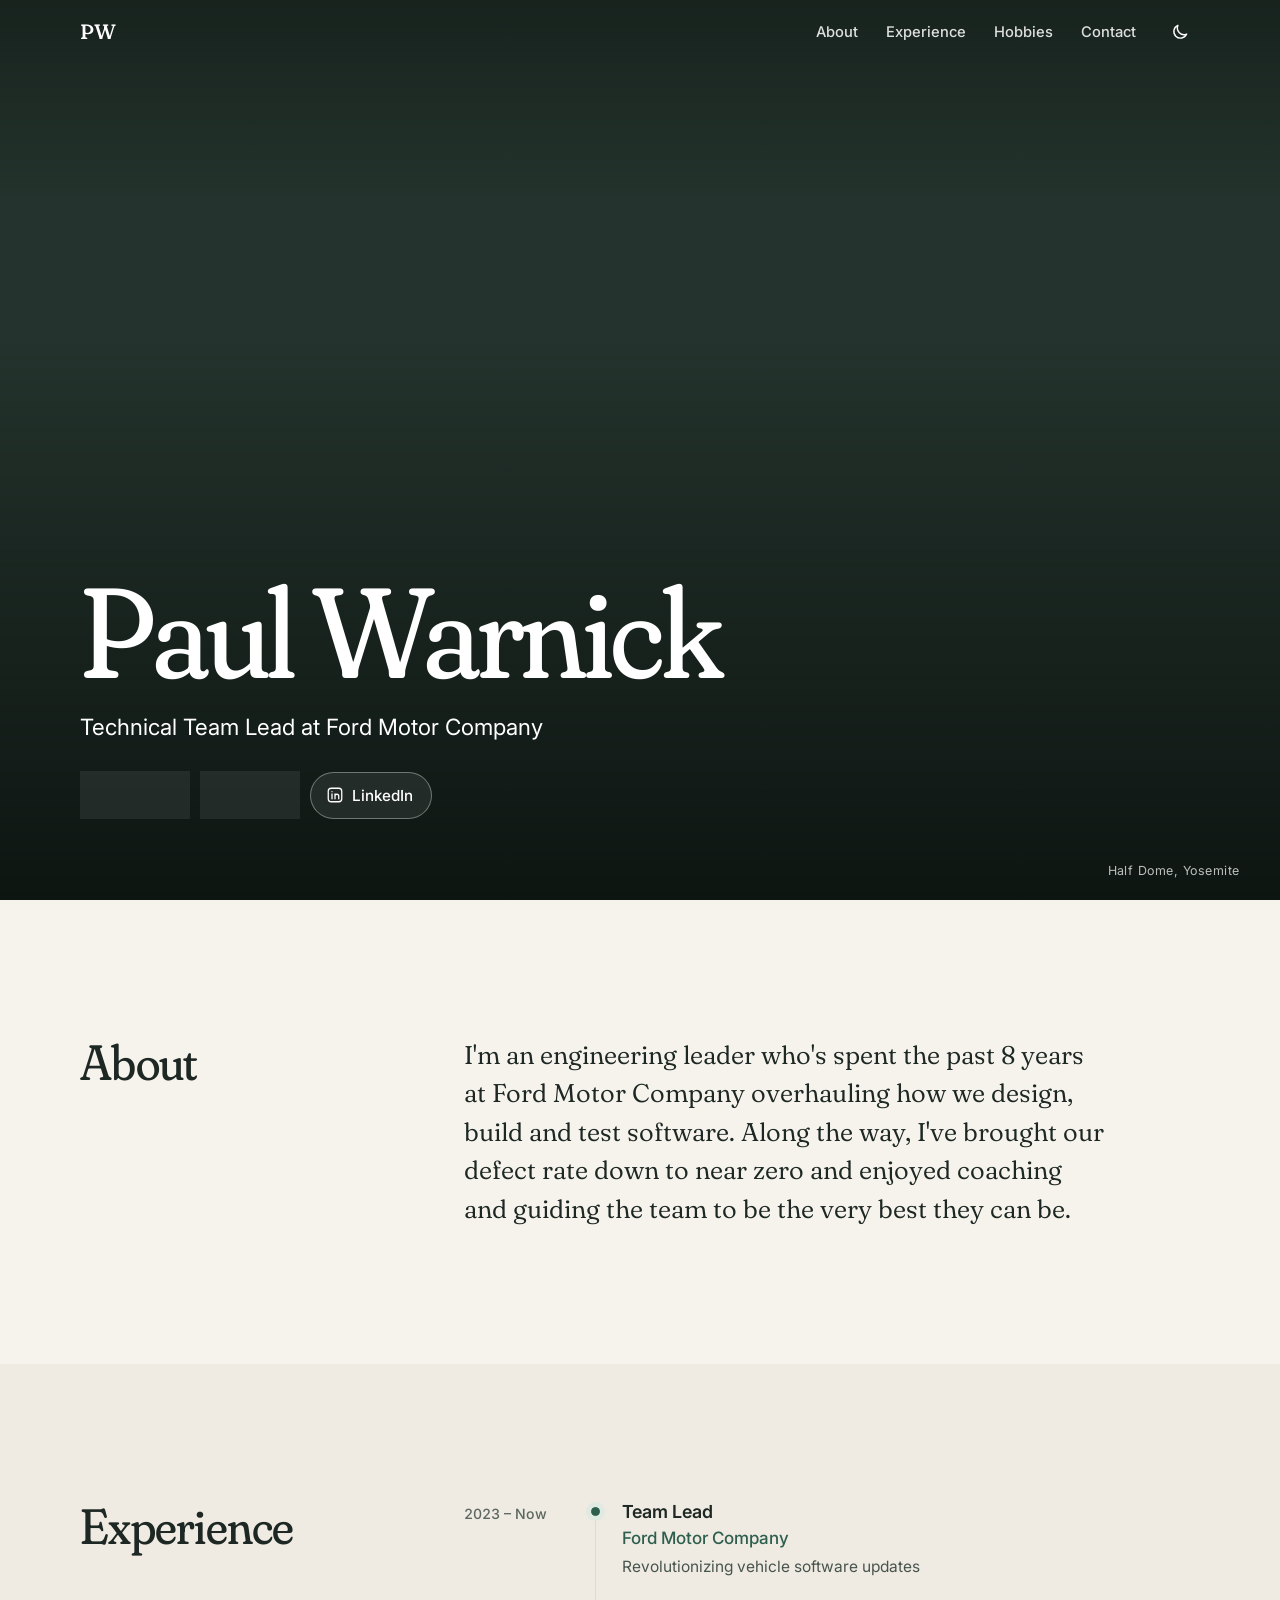
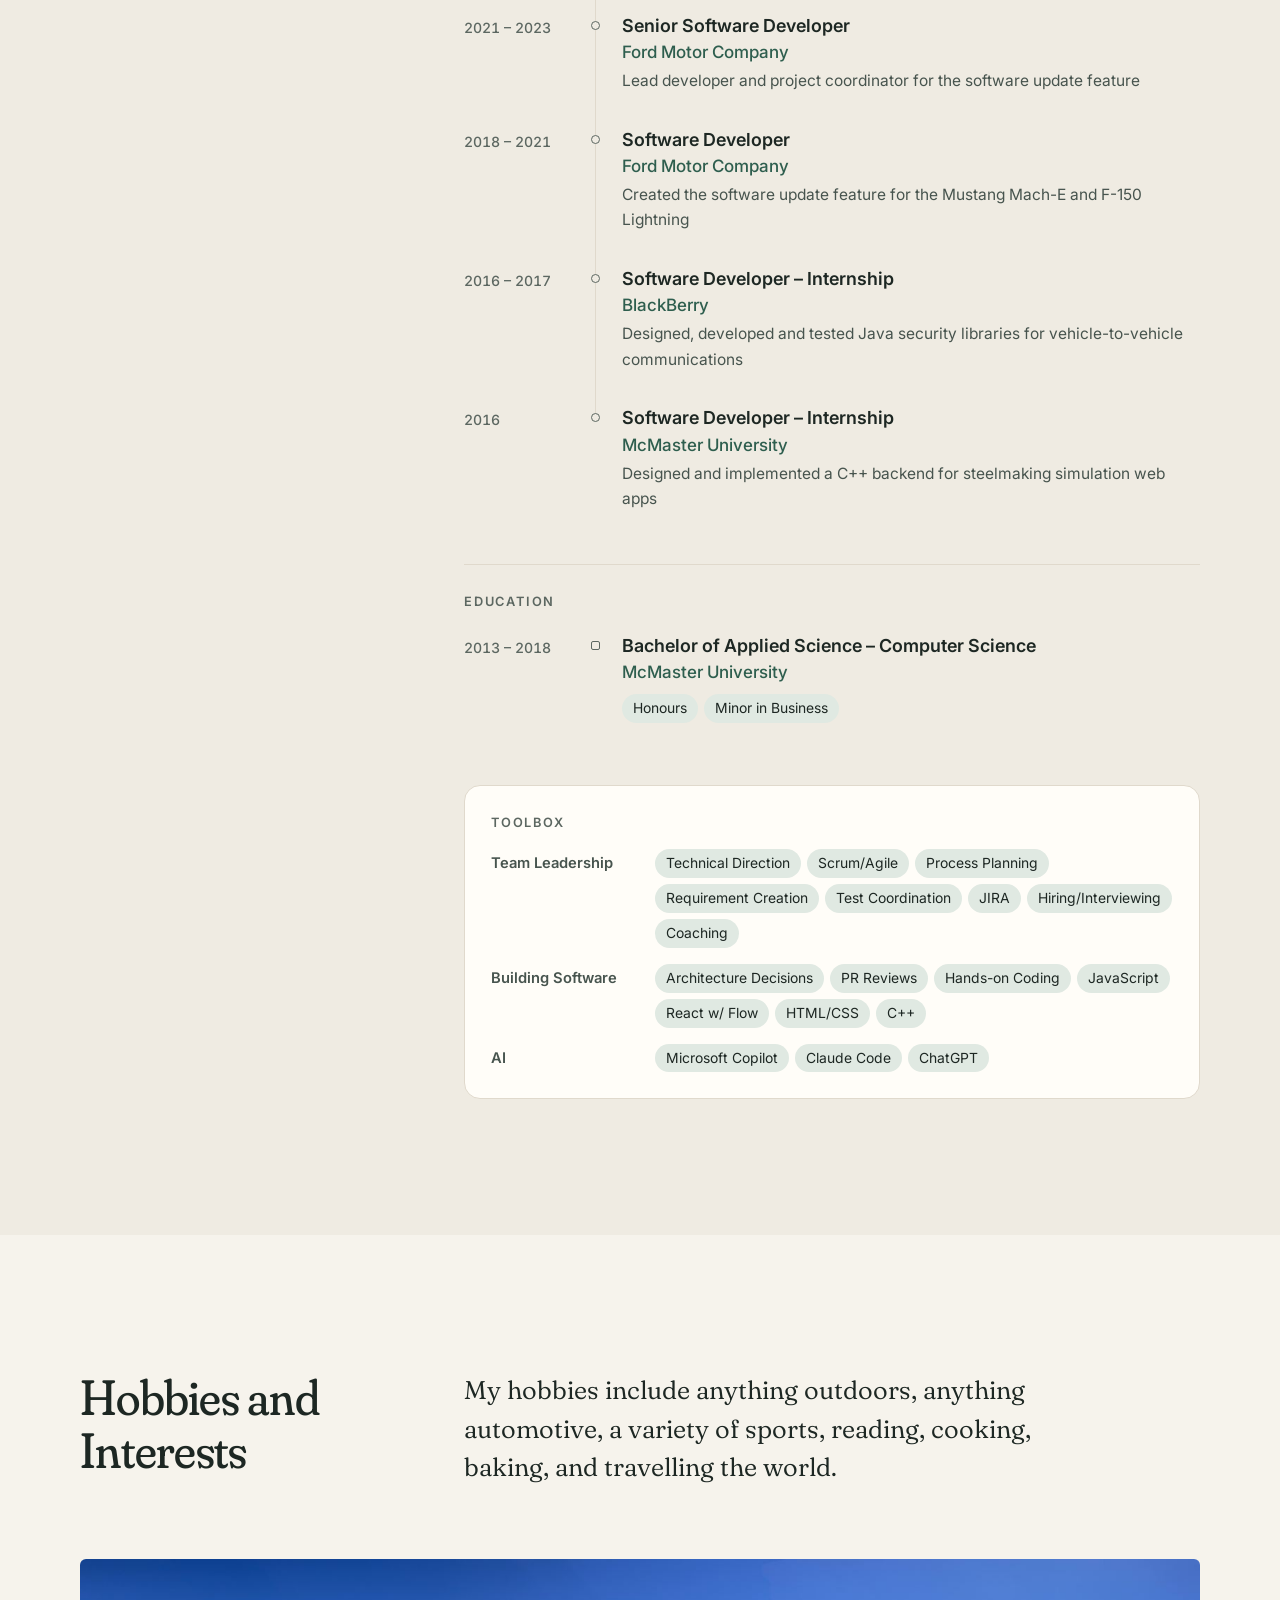
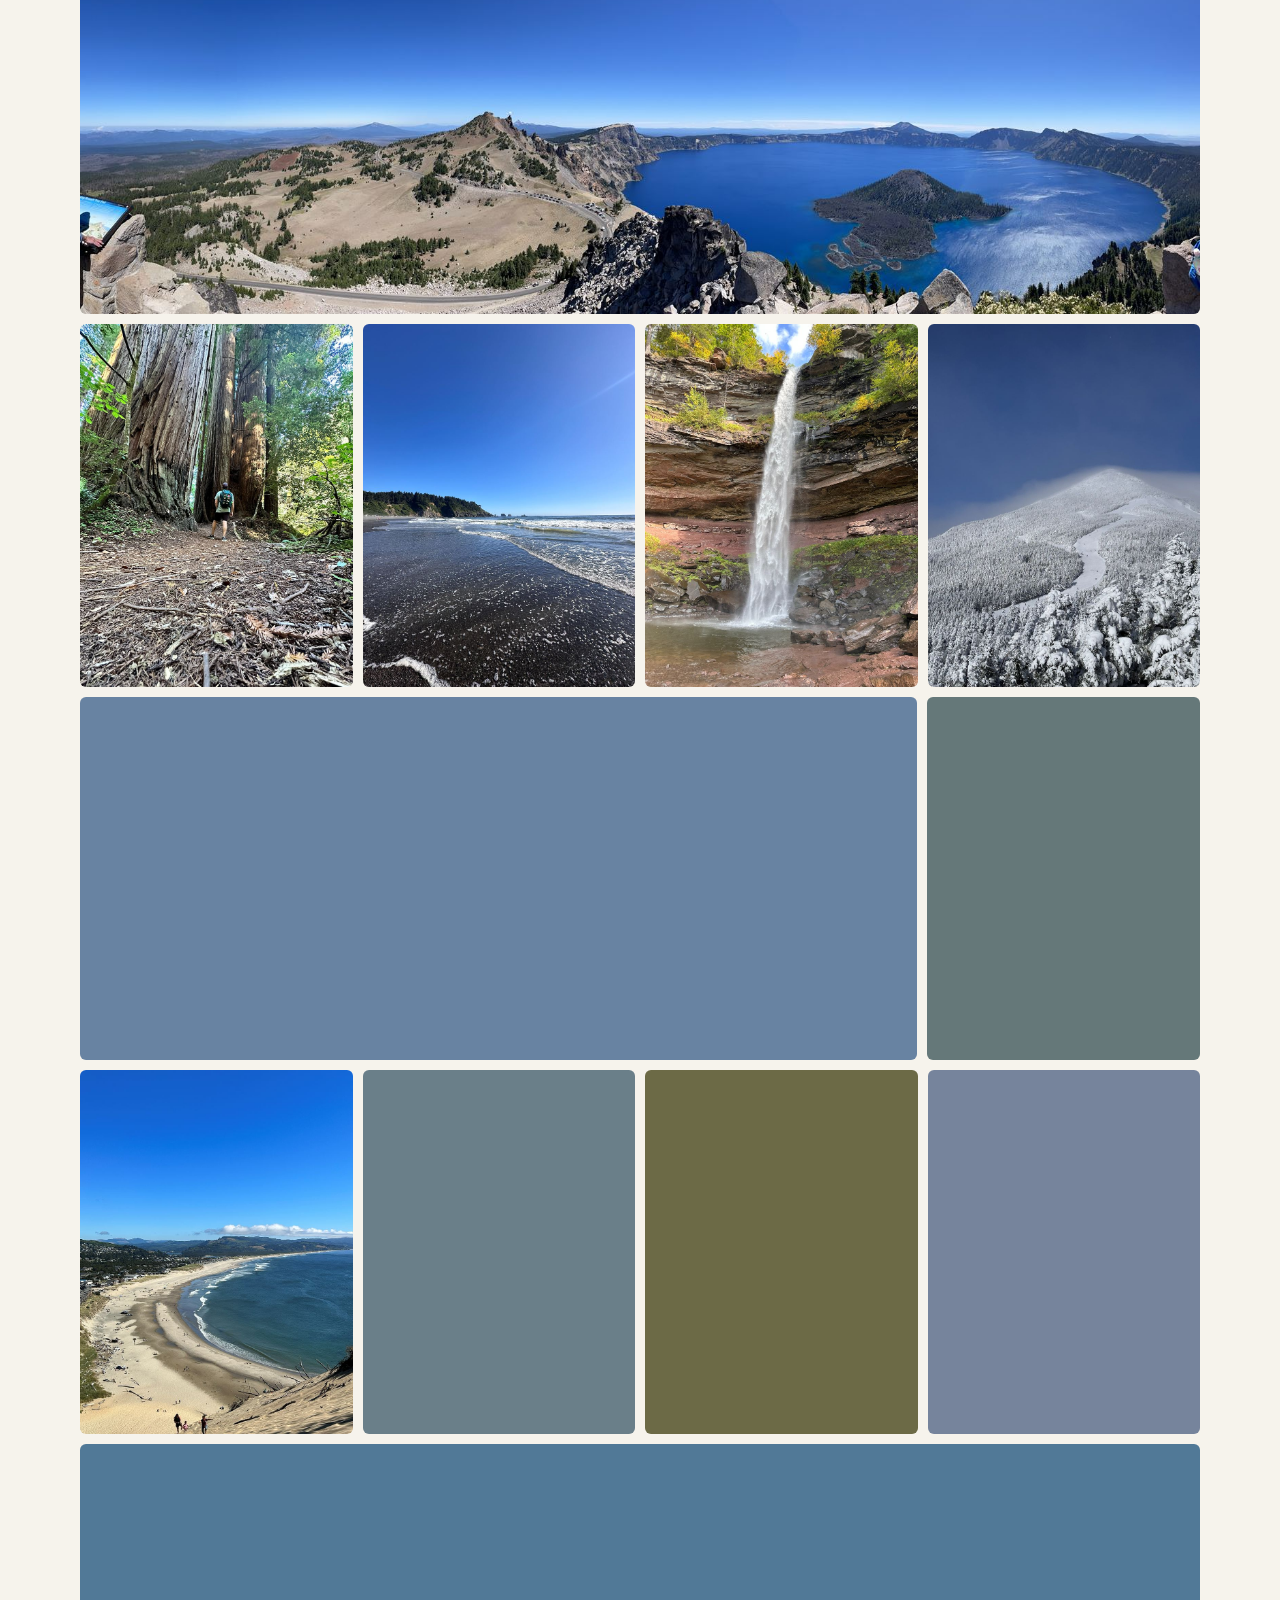
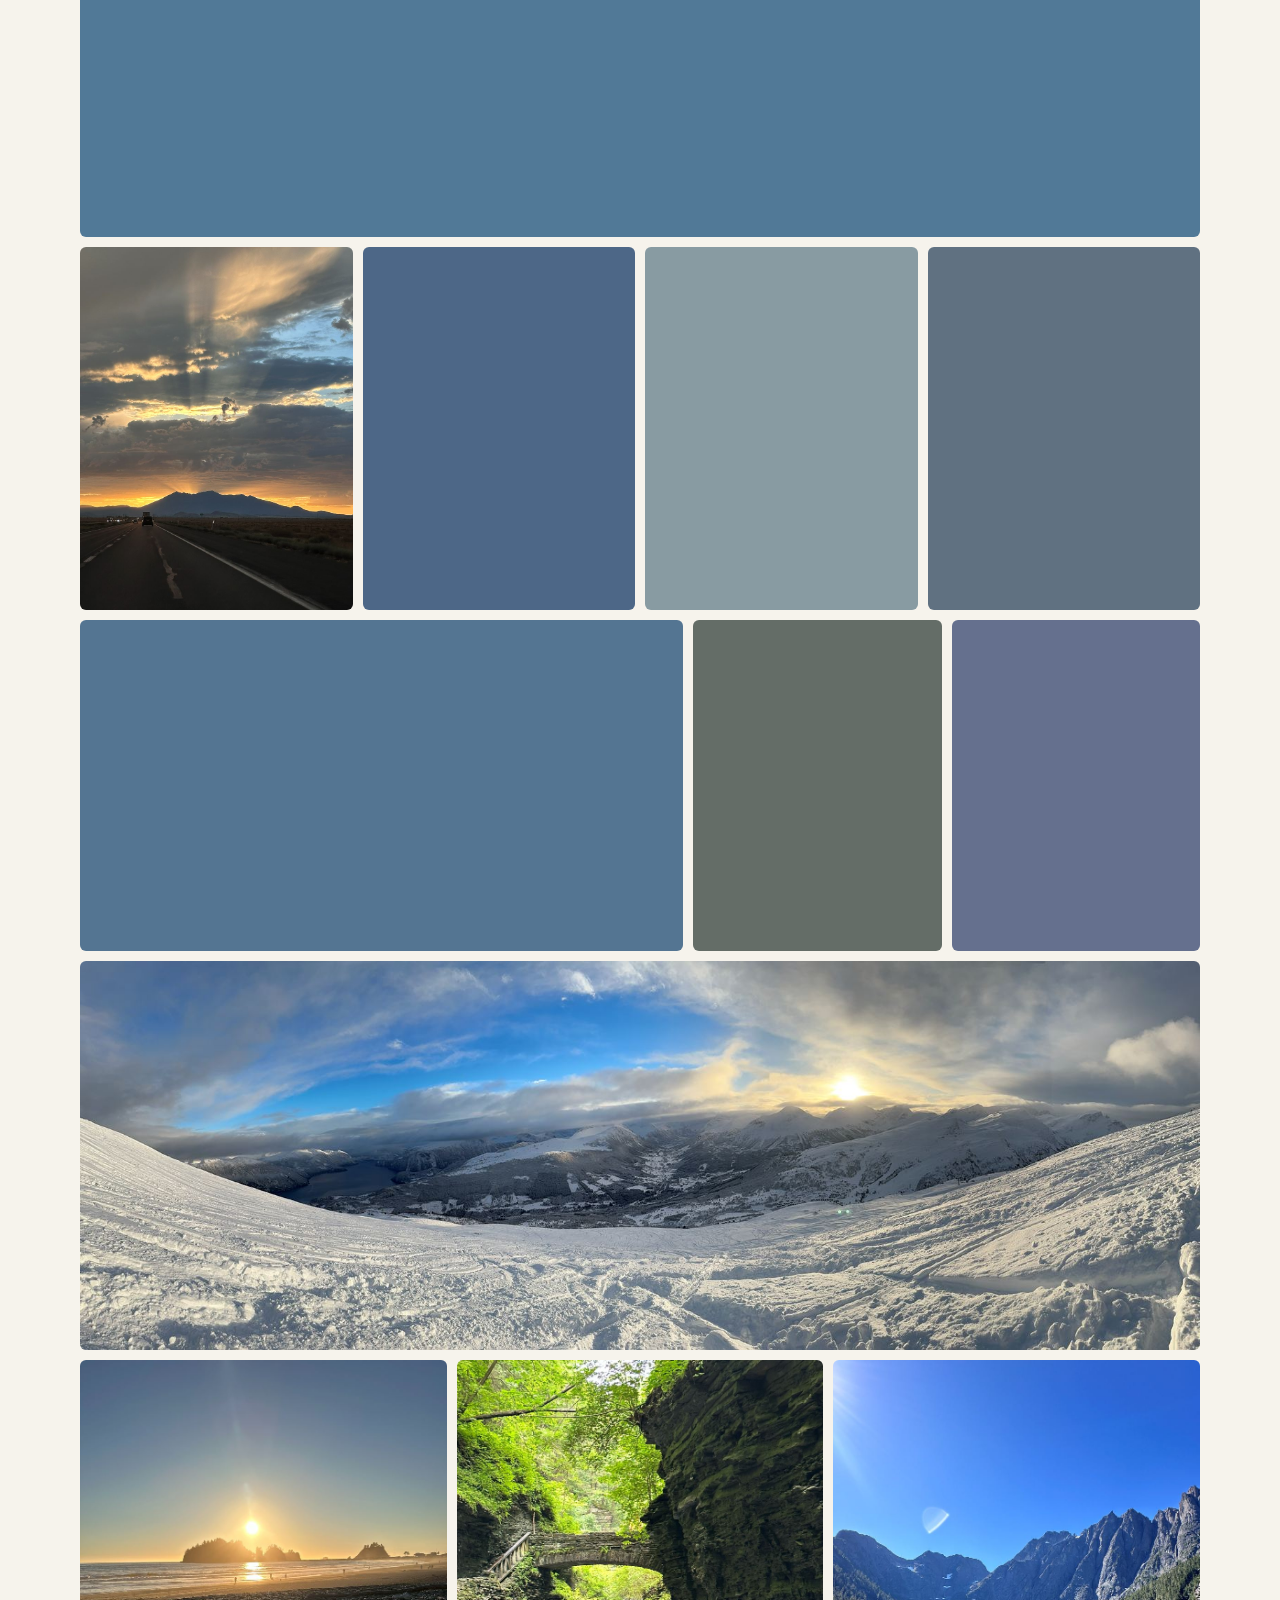
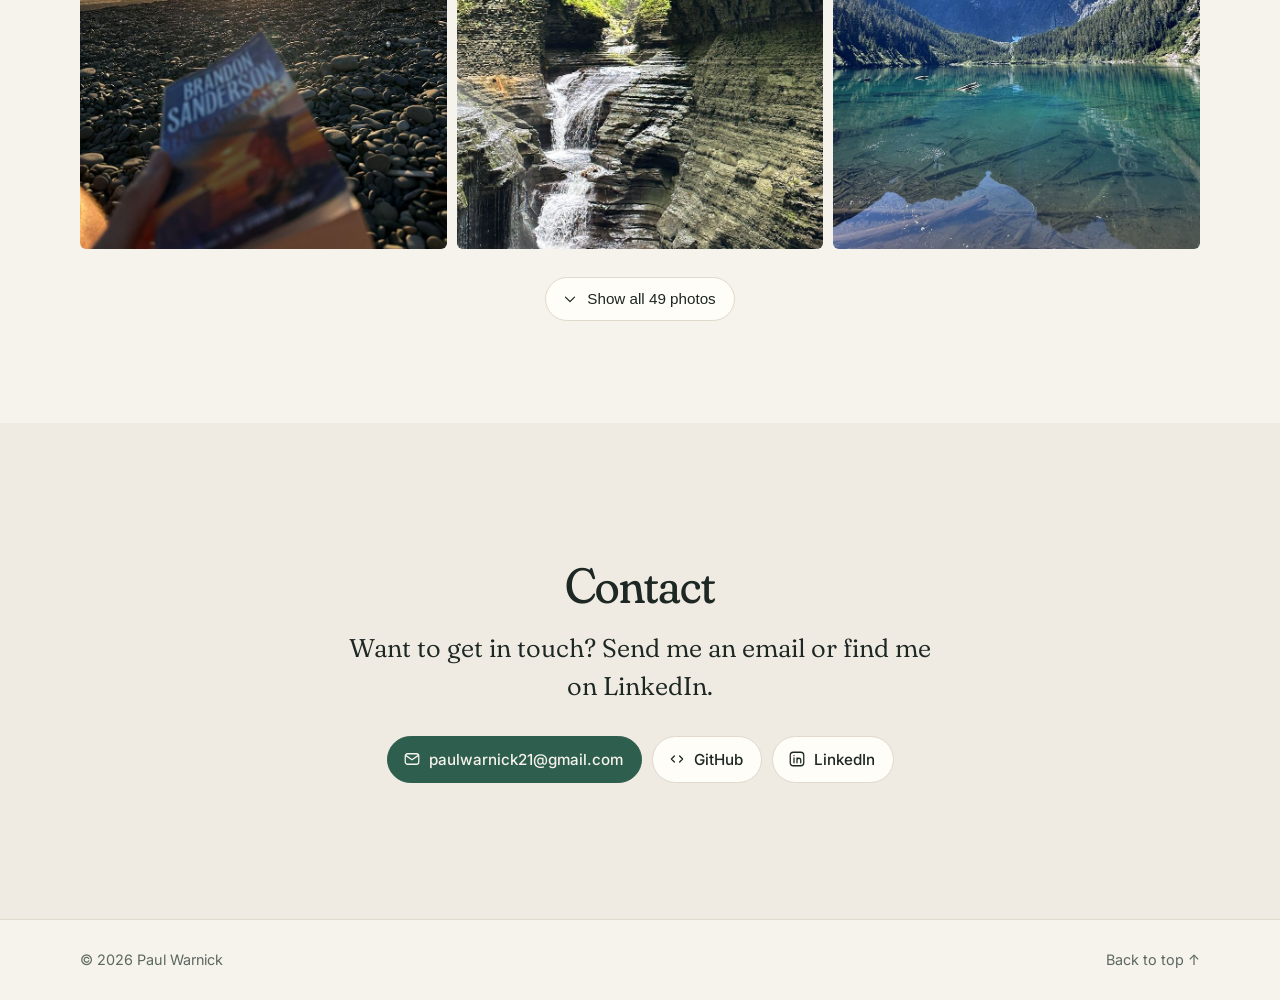
<file: index.html>
<!doctype html>
<html lang="en">
<head>
  <meta charset="utf-8">
  <meta name="viewport" content="width=device-width, initial-scale=1, viewport-fit=cover">
  <title>Paul Warnick</title>
  <meta name="description" content="Paul Warnick, Technical Team Lead at Ford Motor Company">
  <link rel="canonical" href="https://paulwarnick.me/">

  <meta property="og:type" content="website">
  <meta property="og:url" content="https://paulwarnick.me/">
  <meta property="og:title" content="Paul Warnick">
  <meta property="og:description" content="Technical Team Lead at Ford Motor Company">
  <meta property="og:image" content="https://paulwarnick.me/assets/img/og.jpg">
  <meta property="og:image:width" content="1200">
  <meta property="og:image:height" content="630">
  <meta name="twitter:card" content="summary_large_image">

  <meta name="theme-color" content="#f6f3ec" media="(prefers-color-scheme: light)">
  <meta name="theme-color" content="#0e1512" media="(prefers-color-scheme: dark)">
  <link rel="icon" href="assets/img/favicon.svg" type="image/svg+xml">

  <link rel="preconnect" href="https://fonts.googleapis.com">
  <link rel="preconnect" href="https://fonts.gstatic.com" crossorigin>
  <link rel="stylesheet" href="https://fonts.googleapis.com/css2?family=Fraunces:opsz,wght,SOFT@9..144,300..600,0..100&family=Inter:wght@400..600&display=swap">
  <link rel="stylesheet" href="assets/css/site.css">

  <script>
    // Apply the saved theme before first paint so there's no flash.
    (function () {
      var root = document.documentElement;
      root.classList.add('js');
      try {
        var saved = localStorage.getItem('theme');
        if (saved === 'light' || saved === 'dark') root.setAttribute('data-theme', saved);
      } catch (e) {}
    })();
  </script>
  <script src="assets/js/site.js" defer></script>
  <script src="assets/js/lightbox.js" defer></script>

  <script type="application/ld+json">
  {
    "@context": "https://schema.org",
    "@type": "Person",
    "name": "Paul Warnick",
    "url": "https://paulwarnick.me/",
    "jobTitle": "Technical Team Lead",
    "worksFor": { "@type": "Organization", "name": "Ford Motor Company" },
    "alumniOf": { "@type": "CollegeOrUniversity", "name": "McMaster University" },
    "sameAs": [
      "https://www.linkedin.com/in/paulwarnick/",
      "https://github.com/PaulWarnick21"
    ]
  }
  </script>
</head>
<body>
  <a class="skip-link" href="#main">Skip to content</a>

  <header class="site-header on-hero" data-header>
    <div class="wrap header-inner">
      <a class="brand" href="#top" aria-label="Paul Warnick, back to top">PW</a>

      <nav class="nav" aria-label="Sections">
        <button class="icon-btn nav-toggle" type="button" aria-expanded="false" aria-controls="nav-list" data-nav-toggle>
          <span class="visually-hidden">Menu</span>
          <svg viewBox="0 0 24 24" aria-hidden="true"><path d="M4 8h16M4 16h16"/></svg>
        </button>
        <ul class="nav-list" id="nav-list" data-nav-list>
          <li><a href="#about">About</a></li>
          <li><a href="#experience">Experience</a></li>
          <li><a href="#hobbies">Hobbies</a></li>
          <li><a href="#contact">Contact</a></li>
        </ul>
      </nav>

      <button class="icon-btn theme-toggle" type="button" data-theme-toggle aria-label="Switch theme">
        <svg class="icon-moon" viewBox="0 0 24 24" aria-hidden="true"><path d="M20 14.5A8 8 0 0 1 9.5 4a8 8 0 1 0 10.5 10.5z"/></svg>
        <svg class="icon-sun" viewBox="0 0 24 24" aria-hidden="true"><circle cx="12" cy="12" r="4"/><path d="M12 2v2M12 20v2M4.9 4.9l1.4 1.4M17.7 17.7l1.4 1.4M2 12h2M20 12h2M4.9 19.1l1.4-1.4M17.7 6.3l1.4-1.4"/></svg>
      </button>
    </div>
  </header>

  <main id="main">
    <section class="hero" id="top" aria-label="Introduction">
      <!-- hero:start -->
      <picture>
        <source media="(orientation: portrait)" srcset="assets/photos/hero-tall-750.jpg 750w, assets/photos/hero-tall-1200.jpg 1200w" sizes="100vw">
        <img class="hero-img" src="assets/photos/hero-wide-1600.jpg" srcset="assets/photos/hero-wide-1600.jpg 1600w, assets/photos/hero-wide-2560.jpg 2560w" sizes="100vw" alt="" fetchpriority="high" decoding="async">
      </picture>
      <p class="hero-credit">Half Dome, Yosemite</p>
      <!-- hero:end -->
      <div class="hero-shade" aria-hidden="true"></div>

      <div class="wrap hero-content">
        <h1 class="hero-name">Paul Warnick</h1>
        <p class="hero-tagline">Technical Team Lead at Ford Motor Company</p>
        <ul class="link-row" aria-label="Links">
          <li><a class="pill" href="https://github.com/PaulWarnick21" rel="me noopener" target="_blank">
            <svg viewBox="0 0 24 24" aria-hidden="true"><path d="m8.5 8-4 4 4 4M15.5 8l4 4-4 4"/></svg>GitHub</a></li>
          <li><a class="pill" href="#contact" data-email>
            <svg viewBox="0 0 24 24" aria-hidden="true"><rect x="3" y="5" width="18" height="14" rx="3"/><path d="m4 7.5 8 5.5 8-5.5"/></svg>Email</a></li>
          <li><a class="pill" href="https://www.linkedin.com/in/paulwarnick/" rel="me noopener" target="_blank">
            <svg viewBox="0 0 24 24" aria-hidden="true"><rect x="3" y="3" width="18" height="18" rx="4"/><path d="M8 10.5V17M8 7.5v.01M12 17v-6.5M12 13.5a2.5 2.5 0 0 1 5 0V17"/></svg>LinkedIn</a></li>
        </ul>
      </div>
    </section>

    <section class="section" id="about" aria-labelledby="about-title">
      <div class="wrap">
        <div class="split">
          <h2 class="section-title reveal" id="about-title">About</h2>
          <p class="lead reveal">I'm an engineering leader who's spent the past 8 years at Ford Motor Company overhauling how we design, build and test software. Along the way, I've brought our defect rate down to near zero and enjoyed coaching and guiding the team to be the very best they can be.</p>
        </div>
      </div>
    </section>

    <section class="section section-alt" id="experience" aria-labelledby="experience-title">
      <div class="wrap">
        <div class="split">
          <h2 class="section-title reveal" id="experience-title">Experience</h2>
          <div>
            <ol class="timeline">
              <li class="tl-item is-current reveal">
                <p class="tl-when">2023 – Now</p>
                <div class="tl-body">
                  <h3 class="tl-role">Team Lead</h3>
                  <p class="tl-org">Ford Motor Company</p>
                  <p class="tl-note">Revolutionizing vehicle software updates</p>
                </div>
              </li>
              <li class="tl-item reveal">
                <p class="tl-when">2021 – 2023</p>
                <div class="tl-body">
                  <h3 class="tl-role">Senior Software Developer</h3>
                  <p class="tl-org">Ford Motor Company</p>
                  <p class="tl-note">Lead developer and project coordinator for the software update feature</p>
                </div>
              </li>
              <li class="tl-item reveal">
                <p class="tl-when">2018 – 2021</p>
                <div class="tl-body">
                  <h3 class="tl-role">Software Developer</h3>
                  <p class="tl-org">Ford Motor Company</p>
                  <p class="tl-note">Created the software update feature for the Mustang <span class="nowrap">Mach-E</span> and <span class="nowrap">F-150</span> Lightning</p>
                </div>
              </li>
              <li class="tl-item reveal">
                <p class="tl-when">2016 – 2017</p>
                <div class="tl-body">
                  <h3 class="tl-role">Software Developer – Internship</h3>
                  <p class="tl-org">BlackBerry</p>
                  <p class="tl-note">Designed, developed and tested Java security libraries for vehicle-to-vehicle communications</p>
                </div>
              </li>
              <li class="tl-item reveal">
                <p class="tl-when">2016</p>
                <div class="tl-body">
                  <h3 class="tl-role">Software Developer – Internship</h3>
                  <p class="tl-org">McMaster University</p>
                  <p class="tl-note">Designed and implemented a C++ backend for steelmaking simulation web apps</p>
                </div>
              </li>
            </ol>

            <h3 class="sub-title reveal">Education</h3>
            <ol class="timeline">
              <li class="tl-item is-education reveal">
                <p class="tl-when">2013 – 2018</p>
                <div class="tl-body">
                  <h3 class="tl-role">Bachelor of Applied Science – Computer Science</h3>
                  <p class="tl-org">McMaster University</p>
                  <ul class="tags tl-tags"><li>Honours</li><li>Minor in Business</li></ul>
                </div>
              </li>
            </ol>

            <div class="toolbox reveal">
              <h3 class="toolbox-title">Toolbox</h3>
              <dl class="toolbox-groups">
                <div><dt>Team Leadership</dt><dd><ul class="tags"><li>Technical Direction</li><li>Scrum/Agile</li><li>Process Planning</li><li>Requirement Creation</li><li>Test Coordination</li><li>JIRA</li><li>Hiring/Interviewing</li><li>Coaching</li></ul></dd></div>
                <div><dt>Building Software</dt><dd><ul class="tags"><li>Architecture Decisions</li><li>PR Reviews</li><li>Hands-on Coding</li><li>JavaScript</li><li>React w/ Flow</li><li>HTML/CSS</li><li>C++</li></ul></dd></div>
                <div><dt>AI</dt><dd><ul class="tags"><li>Microsoft Copilot</li><li>Claude Code</li><li>ChatGPT</li></ul></dd></div>
              </dl>
            </div>
          </div>
        </div>
      </div>
    </section>

    <section class="section section-photos" id="hobbies" aria-labelledby="hobbies-title">
      <div class="wrap">
        <div class="split">
          <h2 class="section-title reveal" id="hobbies-title">Hobbies and Interests</h2>
          <p class="lead reveal">My hobbies include anything outdoors, anything automotive, a variety of sports, reading, cooking, baking, and travelling the world.</p>
        </div>

        <!-- gallery:start -->
        <div class="justified gallery" data-collapsible data-gallery>
          <a class="photo" href="assets/photos/img-6320-2400.jpg" data-w="12314" data-h="3904" data-caption="Crater Lake, Oregon" style="--ar: 3.1542; --tone: #5978a8"><img src="assets/photos/img-6320-800.jpg" srcset="assets/photos/img-6320-800.jpg 800w, assets/photos/img-6320-1600.jpg 1600w" sizes="(max-width: 520px) 662px, (max-width: 900px) 971px, 1413px" width="800" height="254" alt="Panorama of a deep blue crater lake with a small island, seen from the rim" loading="lazy" decoding="async"><span class="photo-caption">Crater Lake, Oregon</span></a>
          <a class="photo" href="assets/photos/img-3201-1600.jpg" data-w="3024" data-h="4032" data-caption="Redwoods, California" style="--ar: 0.75; --tone: #70766a"><img src="assets/photos/img-3201-800.jpg" srcset="assets/photos/img-3201-800.jpg 800w, assets/photos/img-3201-1600.jpg 1600w" sizes="(max-width: 520px) 158px, (max-width: 900px) 231px, 336px" width="800" height="1067" alt="A hiker on a forest trail between giant trees" loading="lazy" decoding="async"><span class="photo-caption">Redwoods, California</span></a>
          <a class="photo" href="assets/photos/img-7991-1600.jpg" data-w="3024" data-h="4032" data-caption="Oregon Coast" style="--ar: 0.75; --tone: #506d9c"><img src="assets/photos/img-7991-800.jpg" srcset="assets/photos/img-7991-800.jpg 800w, assets/photos/img-7991-1600.jpg 1600w" sizes="(max-width: 520px) 158px, (max-width: 900px) 231px, 336px" width="800" height="1067" alt="Waves rolling onto a dark sand beach" loading="lazy" decoding="async"><span class="photo-caption">Oregon Coast</span></a>
          <a class="photo" href="assets/photos/img-9425-1600.jpg" data-w="3024" data-h="4032" data-caption="Kaaterskill Falls, New York" style="--ar: 0.75; --tone: #7a705c"><img src="assets/photos/img-9425-800.jpg" srcset="assets/photos/img-9425-800.jpg 800w, assets/photos/img-9425-1600.jpg 1600w" sizes="(max-width: 520px) 158px, (max-width: 900px) 231px, 336px" width="800" height="1067" alt="A tall waterfall pouring into a rocky gorge" loading="lazy" decoding="async"><span class="photo-caption">Kaaterskill Falls, New York</span></a>
          <a class="photo" href="assets/photos/img-6676-1600.jpg" data-w="3024" data-h="4032" data-caption="Whiteface Mountain, New York" style="--ar: 0.75; --tone: #687690"><img src="assets/photos/img-6676-800.jpg" srcset="assets/photos/img-6676-800.jpg 800w, assets/photos/img-6676-1600.jpg 1600w" sizes="(max-width: 520px) 158px, (max-width: 900px) 231px, 336px" width="800" height="1067" alt="A snow-covered mountain above a frosted forest" loading="lazy" decoding="async"><span class="photo-caption">Whiteface Mountain, New York</span></a>
          <a class="photo" href="assets/photos/img-5385-2400.jpg" data-w="9064" data-h="3934" data-caption="Norway" style="--ar: 2.304; --tone: #6883a2"><img src="assets/photos/img-5385-800.jpg" srcset="assets/photos/img-5385-800.jpg 800w, assets/photos/img-5385-1600.jpg 1600w" sizes="(max-width: 520px) 484px, (max-width: 900px) 710px, 1032px" width="800" height="347" alt="Panorama of a fjord between snow-covered mountains" loading="lazy" decoding="async"><span class="photo-caption">Norway</span></a>
          <a class="photo" href="assets/photos/img-7759-1600.jpg" data-w="3024" data-h="4032" data-caption="Redwoods, California" style="--ar: 0.75; --tone: #657879"><img src="assets/photos/img-7759-800.jpg" srcset="assets/photos/img-7759-800.jpg 800w, assets/photos/img-7759-1600.jpg 1600w" sizes="(max-width: 520px) 158px, (max-width: 900px) 231px, 336px" width="800" height="1067" alt="The bow of a yellow kayak on a clear, tree-lined river" loading="lazy" decoding="async"><span class="photo-caption">Redwoods, California</span></a>
          <a class="photo" href="assets/photos/img-2401-1600.jpg" data-w="3024" data-h="4032" data-caption="Oregon Coast" style="--ar: 0.75; --tone: #5985ae"><img src="assets/photos/img-2401-800.jpg" srcset="assets/photos/img-2401-800.jpg 800w, assets/photos/img-2401-1600.jpg 1600w" sizes="(max-width: 520px) 158px, (max-width: 900px) 231px, 336px" width="800" height="1067" alt="A sandy beach curving along a bay" loading="lazy" decoding="async"><span class="photo-caption">Oregon Coast</span></a>
          <a class="photo" href="assets/photos/img-6225-1600.jpg" data-w="3024" data-h="4032" data-caption="Grand Canyon of the Yellowstone" style="--ar: 0.75; --tone: #6a7f89"><img src="assets/photos/img-6225-800.jpg" srcset="assets/photos/img-6225-800.jpg 800w, assets/photos/img-6225-1600.jpg 1600w" sizes="(max-width: 520px) 158px, (max-width: 900px) 231px, 336px" width="800" height="1067" alt="A river winding through a deep canyon with steep, pale walls" loading="lazy" decoding="async"><span class="photo-caption">Grand Canyon of the Yellowstone</span></a>
          <a class="photo" href="assets/photos/img-0069-1600.jpg" data-w="3024" data-h="4032" data-caption="Butchart Gardens, British Columbia" style="--ar: 0.75; --tone: #6c6a46"><img src="assets/photos/img-0069-800.jpg" srcset="assets/photos/img-0069-800.jpg 800w, assets/photos/img-0069-1600.jpg 1600w" sizes="(max-width: 520px) 158px, (max-width: 900px) 231px, 336px" width="800" height="1067" alt="Stepping stones through a lush Japanese-style garden" loading="lazy" decoding="async"><span class="photo-caption">Butchart Gardens, British Columbia</span></a>
          <a class="photo" href="assets/photos/img-1987-1600.jpg" data-w="3024" data-h="4032" data-caption="French Alps" style="--ar: 0.75; --tone: #76849c"><img src="assets/photos/img-1987-800.jpg" srcset="assets/photos/img-1987-800.jpg 800w, assets/photos/img-1987-1600.jpg 1600w" sizes="(max-width: 520px) 158px, (max-width: 900px) 231px, 336px" width="800" height="1067" alt="A freshly groomed ski run below snowy peaks" loading="lazy" decoding="async"><span class="photo-caption">French Alps</span></a>
          <a class="photo" href="assets/photos/img-7710-2400.jpg" data-w="11030" data-h="3870" data-caption="Tenaya Lake, Yosemite" style="--ar: 2.8501; --tone: #517997"><img src="assets/photos/img-7710-800.jpg" srcset="assets/photos/img-7710-800.jpg 800w, assets/photos/img-7710-1600.jpg 1600w" sizes="(max-width: 520px) 599px, (max-width: 900px) 878px, 1277px" width="800" height="281" alt="Panorama of a clear mountain lake with a granite peak behind it" loading="lazy" decoding="async"><span class="photo-caption">Tenaya Lake, Yosemite</span></a>
          <a class="photo" href="assets/photos/img-7561-1600.jpg" data-w="3024" data-h="4032" data-caption="Arizona" style="--ar: 0.75; --tone: #656056"><img src="assets/photos/img-7561-800.jpg" srcset="assets/photos/img-7561-800.jpg 800w, assets/photos/img-7561-1600.jpg 1600w" sizes="(max-width: 520px) 158px, (max-width: 900px) 231px, 336px" width="800" height="1067" alt="Sunbeams over a mountain and an open road at dusk" loading="lazy" decoding="async"><span class="photo-caption">Arizona</span></a>
          <a class="photo" href="assets/photos/img-1836-1600.jpg" data-w="3024" data-h="4032" data-caption="French Alps" style="--ar: 0.75; --tone: #4d6787"><img src="assets/photos/img-1836-800.jpg" srcset="assets/photos/img-1836-800.jpg 800w, assets/photos/img-1836-1600.jpg 1600w" sizes="(max-width: 520px) 158px, (max-width: 900px) 231px, 336px" width="800" height="1067" alt="Snow-capped mountains seen from a wooden chalet balcony" loading="lazy" decoding="async"><span class="photo-caption">French Alps</span></a>
          <a class="photo" href="assets/photos/img-2748-1600.jpg" data-w="3024" data-h="4032" data-caption="Tofino, British Columbia" style="--ar: 0.75; --tone: #889ba2"><img src="assets/photos/img-2748-800.jpg" srcset="assets/photos/img-2748-800.jpg 800w, assets/photos/img-2748-1600.jpg 1600w" sizes="(max-width: 520px) 158px, (max-width: 900px) 231px, 336px" width="800" height="1067" alt="A crescent beach and forested coastline seen from above" loading="lazy" decoding="async"><span class="photo-caption">Tofino, British Columbia</span></a>
          <a class="photo" href="assets/photos/img-0383-1600.jpg" data-w="3024" data-h="4032" style="--ar: 0.75; --tone: #607181"><img src="assets/photos/img-0383-800.jpg" srcset="assets/photos/img-0383-800.jpg 800w, assets/photos/img-0383-1600.jpg 1600w" sizes="(max-width: 520px) 158px, (max-width: 900px) 231px, 336px" width="800" height="1067" alt="A pumpkin patch on a sunny autumn day" loading="lazy" decoding="async"></a>
          <a class="photo" href="assets/photos/img-2209-2400.jpg" data-w="7176" data-h="3936" data-caption="Lyon, France" style="--ar: 1.8232; --tone: #547592"><img src="assets/photos/img-2209-800.jpg" srcset="assets/photos/img-2209-800.jpg 800w, assets/photos/img-2209-1600.jpg 1600w" sizes="(max-width: 520px) 383px, (max-width: 900px) 562px, 817px" width="800" height="439" alt="Panorama of a city spread out below a wooded hilltop" loading="lazy" decoding="async"><span class="photo-caption">Lyon, France</span></a>
          <a class="photo" href="assets/photos/img-3337-1600.jpg" data-w="3024" data-h="4032" data-caption="El Capitan, Yosemite" style="--ar: 0.75; --tone: #646d67"><img src="assets/photos/img-3337-800.jpg" srcset="assets/photos/img-3337-800.jpg 800w, assets/photos/img-3337-1600.jpg 1600w" sizes="(max-width: 520px) 158px, (max-width: 900px) 231px, 336px" width="800" height="1067" alt="A sheer granite cliff rising above pine trees" loading="lazy" decoding="async"><span class="photo-caption">El Capitan, Yosemite</span></a>
          <a class="photo" href="assets/photos/img-7618-1600.jpg" data-w="3024" data-h="4032" data-caption="Death Valley, California" style="--ar: 0.75; --tone: #65708e"><img src="assets/photos/img-7618-800.jpg" srcset="assets/photos/img-7618-800.jpg 800w, assets/photos/img-7618-1600.jpg 1600w" sizes="(max-width: 520px) 158px, (max-width: 900px) 231px, 336px" width="800" height="1067" alt="A desert valley with a bright salt flat, seen from a ridge" loading="lazy" decoding="async"><span class="photo-caption">Death Valley, California</span></a>
          <a class="photo" href="assets/photos/img-5209-2400.jpg" data-w="10976" data-h="3808" data-caption="Norway" style="--ar: 2.8824; --tone: #828e97"><img src="assets/photos/img-5209-800.jpg" srcset="assets/photos/img-5209-800.jpg 800w, assets/photos/img-5209-1600.jpg 1600w" sizes="(max-width: 520px) 605px, (max-width: 900px) 888px, 1291px" width="800" height="278" alt="Panorama from a ski slope, with the sun breaking through clouds over the mountains" loading="lazy" decoding="async"><span class="photo-caption">Norway</span></a>
          <a class="photo" href="assets/photos/img-8015-1600.jpg" data-w="3024" data-h="4032" data-caption="Washington Coast" style="--ar: 0.75; --tone: #5f5e5a"><img src="assets/photos/img-8015-800.jpg" srcset="assets/photos/img-8015-800.jpg 800w, assets/photos/img-8015-1600.jpg 1600w" sizes="(max-width: 520px) 158px, (max-width: 900px) 231px, 336px" width="800" height="1067" alt="A book held up on a pebble beach at sunset" loading="lazy" decoding="async"><span class="photo-caption">Washington Coast</span></a>
          <a class="photo" href="assets/photos/img-2170-1600.jpg" data-w="3024" data-h="4032" data-caption="Watkins Glen, New York" style="--ar: 0.75; --tone: #61694a"><img src="assets/photos/img-2170-800.jpg" srcset="assets/photos/img-2170-800.jpg 800w, assets/photos/img-2170-1600.jpg 1600w" sizes="(max-width: 520px) 158px, (max-width: 900px) 231px, 336px" width="800" height="1067" alt="A stone bridge and waterfall inside a narrow, mossy gorge" loading="lazy" decoding="async"><span class="photo-caption">Watkins Glen, New York</span></a>
          <a class="photo" href="assets/photos/img-9381-1600.jpg" data-w="3024" data-h="4032" data-caption="Strathcona Park, British Columbia" style="--ar: 0.75; --tone: #48719f"><img src="assets/photos/img-9381-800.jpg" srcset="assets/photos/img-9381-800.jpg 800w, assets/photos/img-9381-1600.jpg 1600w" sizes="(max-width: 520px) 158px, (max-width: 900px) 231px, 336px" width="800" height="1067" alt="A turquoise alpine lake below jagged mountain peaks" loading="lazy" decoding="async"><span class="photo-caption">Strathcona Park, British Columbia</span></a>
          <a class="photo is-extra" href="assets/photos/img-3651-2400.jpg" data-w="9310" data-h="3878" data-caption="Grand Canyon, Arizona" style="--ar: 2.4007; --tone: #4c6c99"><img src="assets/photos/img-3651-800.jpg" srcset="assets/photos/img-3651-800.jpg 800w, assets/photos/img-3651-1600.jpg 1600w" sizes="(max-width: 520px) 504px, (max-width: 900px) 739px, 1076px" width="800" height="333" alt="Panorama of a vast canyon from a rocky viewpoint" loading="lazy" decoding="async"><span class="photo-caption">Grand Canyon, Arizona</span></a>
          <a class="photo is-extra" href="assets/photos/img-0647-1600.jpg" data-w="3024" data-h="4032" data-caption="Barbados" style="--ar: 0.75; --tone: #8f7748"><img src="assets/photos/img-0647-800.jpg" srcset="assets/photos/img-0647-800.jpg 800w, assets/photos/img-0647-1600.jpg 1600w" sizes="(max-width: 520px) 158px, (max-width: 900px) 231px, 336px" width="800" height="1067" alt="Golden sunset rays over the ocean" loading="lazy" decoding="async"><span class="photo-caption">Barbados</span></a>
          <a class="photo is-extra" href="assets/photos/img-3293-1600.jpg" data-w="3024" data-h="4032" data-caption="Yosemite Valley" style="--ar: 0.75; --tone: #527aa2"><img src="assets/photos/img-3293-800.jpg" srcset="assets/photos/img-3293-800.jpg 800w, assets/photos/img-3293-1600.jpg 1600w" sizes="(max-width: 520px) 158px, (max-width: 900px) 231px, 336px" width="800" height="1067" alt="A forested valley below granite cliffs" loading="lazy" decoding="async"><span class="photo-caption">Yosemite Valley</span></a>
          <a class="photo is-extra" href="assets/photos/img-0023-1600.jpg" data-w="3024" data-h="4032" data-caption="Butchart Gardens, British Columbia" style="--ar: 0.75; --tone: #757867"><img src="assets/photos/img-0023-800.jpg" srcset="assets/photos/img-0023-800.jpg 800w, assets/photos/img-0023-1600.jpg 1600w" sizes="(max-width: 520px) 158px, (max-width: 900px) 231px, 336px" width="800" height="1067" alt="A flower garden in a sunken valley, with winding paths and evergreens" loading="lazy" decoding="async"><span class="photo-caption">Butchart Gardens, British Columbia</span></a>
          <a class="photo is-extra" href="assets/photos/img-9403-1600.jpg" data-w="3024" data-h="4032" data-caption="Strathcona Park, British Columbia" style="--ar: 0.75; --tone: #547493"><img src="assets/photos/img-9403-800.jpg" srcset="assets/photos/img-9403-800.jpg 800w, assets/photos/img-9403-1600.jpg 1600w" sizes="(max-width: 520px) 158px, (max-width: 900px) 231px, 336px" width="800" height="1067" alt="An alpine lake below a rocky mountain peak" loading="lazy" decoding="async"><span class="photo-caption">Strathcona Park, British Columbia</span></a>
          <a class="photo is-extra" href="assets/photos/img-1884-2400.jpg" data-w="7036" data-h="3872" data-caption="Chamonix, France" style="--ar: 1.8171; --tone: #4171a5"><img src="assets/photos/img-1884-800.jpg" srcset="assets/photos/img-1884-800.jpg 800w, assets/photos/img-1884-1600.jpg 1600w" sizes="(max-width: 520px) 382px, (max-width: 900px) 560px, 814px" width="800" height="440" alt="Panorama over snowy peaks and a valley town far below" loading="lazy" decoding="async"><span class="photo-caption">Chamonix, France</span></a>
          <a class="photo is-extra" href="assets/photos/img-3579-1600.jpg" data-w="3024" data-h="4032" data-caption="Zion, Utah" style="--ar: 0.75; --tone: #4f6a7b"><img src="assets/photos/img-3579-800.jpg" srcset="assets/photos/img-3579-800.jpg 800w, assets/photos/img-3579-1600.jpg 1600w" sizes="(max-width: 520px) 158px, (max-width: 900px) 231px, 336px" width="800" height="1067" alt="A shallow river running between red canyon walls" loading="lazy" decoding="async"><span class="photo-caption">Zion, Utah</span></a>
          <a class="photo is-extra" href="assets/photos/img-7913-1600.jpg" data-w="3024" data-h="4032" data-caption="Oregon Coast" style="--ar: 0.75; --tone: #4779ad"><img src="assets/photos/img-7913-800.jpg" srcset="assets/photos/img-7913-800.jpg 800w, assets/photos/img-7913-1600.jpg 1600w" sizes="(max-width: 520px) 158px, (max-width: 900px) 231px, 336px" width="800" height="1067" alt="A long sandy coastline seen through evergreen trees" loading="lazy" decoding="async"><span class="photo-caption">Oregon Coast</span></a>
          <a class="photo is-extra" href="assets/photos/img-3354-2400.jpg" data-w="11142" data-h="3924" data-caption="Yosemite" style="--ar: 2.8394; --tone: #637a8d"><img src="assets/photos/img-3354-800.jpg" srcset="assets/photos/img-3354-800.jpg 800w, assets/photos/img-3354-1600.jpg 1600w" sizes="(max-width: 520px) 596px, (max-width: 900px) 875px, 1272px" width="800" height="282" alt="Panorama of towering granite cliffs above a forest" loading="lazy" decoding="async"><span class="photo-caption">Yosemite</span></a>
          <a class="photo is-extra" href="assets/photos/img-5194-1600.jpg" data-w="3024" data-h="4032" data-caption="Norway" style="--ar: 0.75; --tone: #47709d"><img src="assets/photos/img-5194-800.jpg" srcset="assets/photos/img-5194-800.jpg 800w, assets/photos/img-5194-1600.jpg 1600w" sizes="(max-width: 520px) 158px, (max-width: 900px) 231px, 336px" width="800" height="1067" alt="The sun setting over a ski slope and distant peaks" loading="lazy" decoding="async"><span class="photo-caption">Norway</span></a>
          <a class="photo is-extra" href="assets/photos/img-7859-1600.jpg" data-w="3024" data-h="4032" data-caption="Oregon Coast" style="--ar: 0.75; --tone: #4a72a2"><img src="assets/photos/img-7859-800.jpg" srcset="assets/photos/img-7859-800.jpg 800w, assets/photos/img-7859-1600.jpg 1600w" sizes="(max-width: 520px) 158px, (max-width: 900px) 231px, 336px" width="800" height="1067" alt="Rocky sea stacks and surf along a rugged coast" loading="lazy" decoding="async"><span class="photo-caption">Oregon Coast</span></a>
          <a class="photo is-extra" href="assets/photos/img-7692-1600.jpg" data-w="3024" data-h="4032" data-caption="Tuolumne Meadows, Yosemite" style="--ar: 0.75; --tone: #6181aa"><img src="assets/photos/img-7692-800.jpg" srcset="assets/photos/img-7692-800.jpg 800w, assets/photos/img-7692-1600.jpg 1600w" sizes="(max-width: 520px) 158px, (max-width: 900px) 231px, 336px" width="800" height="1067" alt="A calm river winding through a mountain meadow" loading="lazy" decoding="async"><span class="photo-caption">Tuolumne Meadows, Yosemite</span></a>
          <a class="photo is-extra" href="assets/photos/img-2640-1600.jpg" data-w="3024" data-h="4032" data-caption="Howe Sound, British Columbia" style="--ar: 0.75; --tone: #446487"><img src="assets/photos/img-2640-800.jpg" srcset="assets/photos/img-2640-800.jpg 800w, assets/photos/img-2640-1600.jpg 1600w" sizes="(max-width: 520px) 158px, (max-width: 900px) 231px, 336px" width="800" height="1067" alt="Low clouds and mountains reflected in calm water" loading="lazy" decoding="async"><span class="photo-caption">Howe Sound, British Columbia</span></a>
          <a class="photo is-extra" href="assets/photos/img-7473-2400.jpg" data-w="6660" data-h="3854" data-caption="Bon Echo, Ontario" style="--ar: 1.7281; --tone: #787b76"><img src="assets/photos/img-7473-800.jpg" srcset="assets/photos/img-7473-800.jpg 800w, assets/photos/img-7473-1600.jpg 1600w" sizes="(max-width: 520px) 363px, (max-width: 900px) 532px, 774px" width="800" height="463" alt="Autumn trees on a tall cliff rising out of a lake" loading="lazy" decoding="async"><span class="photo-caption">Bon Echo, Ontario</span></a>
          <a class="photo is-extra" href="assets/photos/img-9338-1600.jpg" data-w="3024" data-h="4032" style="--ar: 0.75; --tone: #6b6058"><img src="assets/photos/img-9338-800.jpg" srcset="assets/photos/img-9338-800.jpg 800w, assets/photos/img-9338-1600.jpg 1600w" sizes="(max-width: 520px) 158px, (max-width: 900px) 231px, 336px" width="800" height="1067" alt="The sun setting over the trees beside an empty road" loading="lazy" decoding="async"></a>
          <a class="photo is-extra" href="assets/photos/img-1695-1600.jpg" data-w="3024" data-h="4032" data-caption="French Alps" style="--ar: 0.75; --tone: #4e5765"><img src="assets/photos/img-1695-800.jpg" srcset="assets/photos/img-1695-800.jpg 800w, assets/photos/img-1695-1600.jpg 1600w" sizes="(max-width: 520px) 158px, (max-width: 900px) 231px, 336px" width="800" height="1067" alt="Mountain views from a chalet balcony on a sunny day" loading="lazy" decoding="async"><span class="photo-caption">French Alps</span></a>
          <a class="photo is-extra" href="assets/photos/img-6271-2400.jpg" data-w="11106" data-h="3846" data-caption="Shoshone Falls, Idaho" style="--ar: 2.8877; --tone: #848c90"><img src="assets/photos/img-6271-800.jpg" srcset="assets/photos/img-6271-800.jpg 800w, assets/photos/img-6271-1600.jpg 1600w" sizes="(max-width: 520px) 606px, (max-width: 900px) 889px, 1294px" width="800" height="277" alt="Panorama of a wide waterfall in a canyon" loading="lazy" decoding="async"><span class="photo-caption">Shoshone Falls, Idaho</span></a>
          <a class="photo is-extra" href="assets/photos/img-2448-1600.jpg" data-w="3024" data-h="4032" data-caption="Oregon Coast" style="--ar: 0.75; --tone: #8c7754"><img src="assets/photos/img-2448-800.jpg" srcset="assets/photos/img-2448-800.jpg 800w, assets/photos/img-2448-1600.jpg 1600w" sizes="(max-width: 520px) 158px, (max-width: 900px) 231px, 336px" width="800" height="1067" alt="The sun setting between rocky sea stacks" loading="lazy" decoding="async"><span class="photo-caption">Oregon Coast</span></a>
          <a class="photo is-extra" href="assets/photos/img-9769-1600.jpg" data-w="3024" data-h="4032" data-caption="Mount Baker, Washington" style="--ar: 0.75; --tone: #6597c5"><img src="assets/photos/img-9769-800.jpg" srcset="assets/photos/img-9769-800.jpg 800w, assets/photos/img-9769-1600.jpg 1600w" sizes="(max-width: 520px) 158px, (max-width: 900px) 231px, 336px" width="800" height="1067" alt="A snow-capped mountain across calm blue water" loading="lazy" decoding="async"><span class="photo-caption">Mount Baker, Washington</span></a>
          <a class="photo is-extra" href="assets/photos/img-7697-1600.jpg" data-w="3024" data-h="4032" data-caption="Tuolumne Meadows, Yosemite" style="--ar: 0.75; --tone: #5c7a84"><img src="assets/photos/img-7697-800.jpg" srcset="assets/photos/img-7697-800.jpg 800w, assets/photos/img-7697-1600.jpg 1600w" sizes="(max-width: 520px) 158px, (max-width: 900px) 231px, 336px" width="800" height="1067" alt="A green mountain meadow under a clear sky" loading="lazy" decoding="async"><span class="photo-caption">Tuolumne Meadows, Yosemite</span></a>
          <a class="photo is-extra" href="assets/photos/img-5106-1600.jpg" data-w="3024" data-h="4032" data-caption="Norway" style="--ar: 0.75; --tone: #606f83"><img src="assets/photos/img-5106-800.jpg" srcset="assets/photos/img-5106-800.jpg 800w, assets/photos/img-5106-1600.jpg 1600w" sizes="(max-width: 520px) 158px, (max-width: 900px) 231px, 336px" width="800" height="1067" alt="Snowy mountains in the fading evening light" loading="lazy" decoding="async"><span class="photo-caption">Norway</span></a>
          <a class="photo is-extra" href="assets/photos/img-7800-2400.jpg" data-w="8146" data-h="3918" data-caption="Quebec" style="--ar: 2.0791; --tone: #5585af"><img src="assets/photos/img-7800-800.jpg" srcset="assets/photos/img-7800-800.jpg 800w, assets/photos/img-7800-1600.jpg 1600w" sizes="(max-width: 520px) 437px, (max-width: 900px) 640px, 931px" width="800" height="385" alt="A calm lake surrounded by green, rolling hills" loading="lazy" decoding="async"><span class="photo-caption">Quebec</span></a>
          <a class="photo is-extra" href="assets/photos/img-7359-1600.jpg" data-w="3024" data-h="4032" data-caption="New Brunswick" style="--ar: 0.75; --tone: #415173"><img src="assets/photos/img-7359-800.jpg" srcset="assets/photos/img-7359-800.jpg 800w, assets/photos/img-7359-1600.jpg 1600w" sizes="(max-width: 520px) 158px, (max-width: 900px) 231px, 336px" width="800" height="1067" alt="A flagpole silhouetted against a sunset over the water" loading="lazy" decoding="async"><span class="photo-caption">New Brunswick</span></a>
          <a class="photo is-extra" href="assets/photos/img-5473-2400.jpg" data-w="11968" data-h="3822" data-caption="New Hampshire" style="--ar: 3.1313; --tone: #4f7498"><img src="assets/photos/img-5473-800.jpg" srcset="assets/photos/img-5473-800.jpg 800w, assets/photos/img-5473-1600.jpg 1600w" sizes="(max-width: 520px) 658px, (max-width: 900px) 964px, 1403px" width="800" height="255" alt="Panorama over forested mountains under a bright blue sky" loading="lazy" decoding="async"><span class="photo-caption">New Hampshire</span></a>
          <a class="photo is-extra" href="assets/photos/img-8092-1600.jpg" data-w="3024" data-h="4032" data-caption="Vancouver Island, British Columbia" style="--ar: 0.75; --tone: #687c98"><img src="assets/photos/img-8092-800.jpg" srcset="assets/photos/img-8092-800.jpg 800w, assets/photos/img-8092-1600.jpg 1600w" sizes="(max-width: 520px) 158px, (max-width: 900px) 231px, 336px" width="800" height="1067" alt="A forested valley and small lake seen from a rocky lookout" loading="lazy" decoding="async"><span class="photo-caption">Vancouver Island, British Columbia</span></a>
          <a class="photo is-extra" href="assets/photos/img-8242-2400.jpg" data-w="8122" data-h="3944" data-caption="Vancouver Island, British Columbia" style="--ar: 2.0593; --tone: #5281a9"><img src="assets/photos/img-8242-800.jpg" srcset="assets/photos/img-8242-800.jpg 800w, assets/photos/img-8242-1600.jpg 1600w" sizes="(max-width: 520px) 432px, (max-width: 900px) 634px, 923px" width="800" height="388" alt="A rocky shoreline opening onto calm blue water" loading="lazy" decoding="async"><span class="photo-caption">Vancouver Island, British Columbia</span></a>
        </div>
        <div class="gallery-more">
          <button class="pill" type="button" data-show-all hidden>
            <svg viewBox="0 0 24 24" aria-hidden="true"><path d="m6 9.5 6 6 6-6"/></svg>Show all 49 photos
          </button>
        </div>
        <!-- gallery:end -->
      </div>
    </section>

    <section class="section contact" id="contact" aria-labelledby="contact-title">
      <div class="wrap contact-inner reveal">
        <h2 class="section-title" id="contact-title">Contact</h2>
        <p class="lead">Want to get in touch? Send me an email or find me on LinkedIn.</p>
        <ul class="link-row link-row-center">
          <li><a class="pill pill-solid" href="#contact" data-email>
            <svg viewBox="0 0 24 24" aria-hidden="true"><rect x="3" y="5" width="18" height="14" rx="3"/><path d="m4 7.5 8 5.5 8-5.5"/></svg><span data-email-text>Email me</span></a></li>
          <li><a class="pill" href="https://github.com/PaulWarnick21" rel="me noopener" target="_blank">
            <svg viewBox="0 0 24 24" aria-hidden="true"><path d="m8.5 8-4 4 4 4M15.5 8l4 4-4 4"/></svg>GitHub</a></li>
          <li><a class="pill" href="https://www.linkedin.com/in/paulwarnick/" rel="me noopener" target="_blank">
            <svg viewBox="0 0 24 24" aria-hidden="true"><rect x="3" y="3" width="18" height="18" rx="4"/><path d="M8 10.5V17M8 7.5v.01M12 17v-6.5M12 13.5a2.5 2.5 0 0 1 5 0V17"/></svg>LinkedIn</a></li>
        </ul>
        <noscript><p class="noscript-email">paulwarnick21 [at] gmail [dot] com</p></noscript>
      </div>
    </section>
  </main>

  <footer class="site-footer">
    <div class="wrap footer-inner">
      <p>© <span data-year>2026</span> Paul Warnick</p>
      <a href="#top">Back to top ↑</a>
    </div>
  </footer>
</body>
</html>
</file>
<file: assets/css/site.css>
/* paulwarnick.me
   Warm paper, forest green, soft serif headings. Light and dark themes share
   one set of tokens; components only ever use the tokens. */

/* ---------- Tokens ---------- */

:root {
  --bg: #f6f3ec;
  --bg-alt: #efebe2;
  --card: #fffdf8;
  --ink: #1d2723;
  --ink-2: #47544e;
  --ink-3: #5c6761;
  --rule: #e0d9cc;
  --accent: #2e5e4e;
  --accent-ink: #f6f3ec;
  --accent-soft: #e0e9e2;
  --ember: #b5652c;
  --shadow: 0 1px 2px rgb(29 39 35 / 0.05), 0 8px 24px -12px rgb(29 39 35 / 0.18);

  --font-serif: "Fraunces", ui-serif, Georgia, Cambria, "Times New Roman", serif;
  --font-sans: "Inter", ui-sans-serif, system-ui, -apple-system, "Segoe UI", Roboto, sans-serif;

  --wrap: 1120px;
  --wrap-wide: 1320px;
  --gutter: clamp(16px, 4vw, 40px);
  --radius: 16px;
  --radius-sm: 6px;
  --row-h: 280px;
  --gap: 10px;
  --header-h: 64px;
  --ease: cubic-bezier(0.2, 0.75, 0.2, 1);

  color-scheme: light;
}

@media (prefers-color-scheme: dark) {
  :root:not([data-theme="light"]) {
    --bg: #0e1512;
    --bg-alt: #121b17;
    --card: #16201b;
    --ink: #e8e4da;
    --ink-2: #b9c2bc;
    --ink-3: #8c9891;
    --rule: #26322c;
    --accent: #8cc3a6;
    --accent-ink: #0e1512;
    --accent-soft: #1b2b24;
    --ember: #e39c63;
    --shadow: 0 1px 2px rgb(0 0 0 / 0.3), 0 10px 30px -14px rgb(0 0 0 / 0.6);
    color-scheme: dark;
  }
}

:root[data-theme="dark"] {
  --bg: #0e1512;
  --bg-alt: #121b17;
  --card: #16201b;
  --ink: #e8e4da;
  --ink-2: #b9c2bc;
  --ink-3: #8c9891;
  --rule: #26322c;
  --accent: #8cc3a6;
  --accent-ink: #0e1512;
  --accent-soft: #1b2b24;
  --ember: #e39c63;
  --shadow: 0 1px 2px rgb(0 0 0 / 0.3), 0 10px 30px -14px rgb(0 0 0 / 0.6);
  color-scheme: dark;
}

/* ---------- Base ---------- */

*, *::before, *::after { box-sizing: border-box; }

html {
  scroll-behavior: smooth;
  scroll-padding-top: var(--header-h);
  -webkit-text-size-adjust: 100%;
}

body {
  margin: 0;
  background: var(--bg);
  color: var(--ink);
  font-family: var(--font-sans);
  font-size: 1.0625rem;
  line-height: 1.65;
  -webkit-font-smoothing: antialiased;
  text-rendering: optimizeLegibility;
  transition: background-color 0.3s ease, color 0.3s ease;
}

img { max-width: 100%; display: block; }
a { color: inherit; }
ul, ol { list-style: none; margin: 0; padding: 0; }
h1, h2, h3, h4, p, dl, dd { margin: 0; }

svg {
  width: 1.25em;
  height: 1.25em;
  fill: none;
  stroke: currentColor;
  stroke-width: 1.7;
  stroke-linecap: round;
  stroke-linejoin: round;
  flex: none;
}

:focus-visible {
  outline: 2px solid var(--accent);
  outline-offset: 3px;
  border-radius: 4px;
}

::selection { background: var(--accent); color: var(--accent-ink); }

.visually-hidden {
  position: absolute !important;
  width: 1px; height: 1px;
  overflow: hidden;
  clip: rect(0 0 0 0);
  white-space: nowrap;
}

.skip-link {
  position: absolute;
  left: 16px;
  top: -60px;
  z-index: 100;
  padding: 10px 16px;
  border-radius: 999px;
  background: var(--accent);
  color: var(--accent-ink);
  text-decoration: none;
  font-weight: 600;
}
.skip-link:focus { top: calc(12px + env(safe-area-inset-top, 0px)); }

.wrap {
  width: 100%;
  max-width: calc(var(--wrap) + var(--gutter) * 2);
  margin-inline: auto;
  padding-inline: var(--gutter);
}
.wrap-wide { max-width: calc(var(--wrap-wide) + var(--gutter) * 2); }

/* ---------- Header ---------- */

.site-header {
  position: fixed;
  inset: 0 0 auto 0;
  z-index: 50;
  padding-top: env(safe-area-inset-top, 0px);
  color: var(--ink);
  background: color-mix(in srgb, var(--bg) 90%, transparent);
  backdrop-filter: saturate(1.4) blur(14px);
  -webkit-backdrop-filter: saturate(1.4) blur(14px);
  border-bottom: 1px solid var(--rule);
  transition: background-color 0.35s ease, border-color 0.35s ease, color 0.35s ease;
}
.site-header.on-hero {
  color: #fff;
  background: transparent;
  border-bottom-color: transparent;
  backdrop-filter: none;
  -webkit-backdrop-filter: none;
}

.header-inner {
  height: var(--header-h);
  display: flex;
  align-items: center;
  gap: 12px;
}

.brand {
  font-family: var(--font-serif);
  font-variation-settings: "SOFT" 100, "opsz" 40;
  font-size: 1.3rem;
  font-weight: 500;
  letter-spacing: 0.02em;
  text-decoration: none;
  margin-right: auto;
}

.nav { display: flex; align-items: center; }
.nav-list { display: flex; gap: 4px; }
.nav-list a {
  display: block;
  padding: 8px 12px;
  border-radius: 999px;
  font-size: 0.92rem;
  font-weight: 500;
  text-decoration: none;
  opacity: 0.86;
  transition: opacity 0.2s ease, background-color 0.2s ease;
}
.nav-list a:hover { opacity: 1; background: color-mix(in srgb, currentColor 10%, transparent); }

.icon-btn {
  display: inline-grid;
  place-items: center;
  width: 40px;
  height: 40px;
  border: 0;
  border-radius: 999px;
  background: transparent;
  color: inherit;
  cursor: pointer;
  transition: background-color 0.2s ease;
}
.icon-btn:hover { background: color-mix(in srgb, currentColor 10%, transparent); }
.icon-btn svg { width: 20px; height: 20px; }

.nav-toggle { display: none; }

.theme-toggle .icon-sun { display: none; }
:root[data-theme="dark"] .theme-toggle .icon-sun { display: block; }
:root[data-theme="dark"] .theme-toggle .icon-moon { display: none; }
@media (prefers-color-scheme: dark) {
  :root:not([data-theme="light"]) .theme-toggle .icon-sun { display: block; }
  :root:not([data-theme="light"]) .theme-toggle .icon-moon { display: none; }
}

@media (max-width: 760px) {
  .nav-toggle { display: inline-grid; }
  .nav-list {
    position: absolute;
    top: calc(var(--header-h) + env(safe-area-inset-top, 0px) - 6px);
    right: var(--gutter);
    flex-direction: column;
    min-width: 200px;
    padding: 8px;
    border: 1px solid var(--rule);
    border-radius: var(--radius);
    background: var(--card);
    color: var(--ink);
    box-shadow: var(--shadow);
    opacity: 0;
    transform: translateY(-6px) scale(0.98);
    transform-origin: top right;
    pointer-events: none;
    transition: opacity 0.18s ease, transform 0.18s ease;
  }
  .nav-list.is-open { opacity: 1; transform: none; pointer-events: auto; }
  .nav-list a { padding: 10px 14px; font-size: 1rem; }
}

/* ---------- Hero ---------- */

.hero {
  position: relative;
  min-height: min(100svh, 920px);
  display: flex;
  align-items: flex-end;
  color: #fff;
  background: #24332d;
  overflow: hidden;
  isolation: isolate;
}

.hero-img {
  position: absolute;
  inset: 0;
  width: 100%;
  height: 100%;
  object-fit: cover;
  z-index: -2;
  transform: scale(1.04);
  animation: hero-settle 2.2s var(--ease) forwards;
}

@keyframes hero-settle { to { transform: scale(1); } }

.hero-shade {
  position: absolute;
  inset: 0;
  z-index: -1;
  background:
    linear-gradient(to top, rgb(9 15 12 / 0.82) 0%, rgb(9 15 12 / 0.35) 38%, rgb(9 15 12 / 0) 62%),
    linear-gradient(to bottom, rgb(9 15 12 / 0.45) 0%, rgb(9 15 12 / 0) 22%);
}

.hero-content {
  padding-block: calc(var(--header-h) + 48px) clamp(48px, 9vh, 96px);
}

.hero-place {
  display: inline-flex;
  align-items: center;
  gap: 10px;
  font-size: 0.82rem;
  font-weight: 600;
  letter-spacing: 0.14em;
  text-transform: uppercase;
  opacity: 0.9;
}
.hero-place::before {
  content: "";
  width: 28px;
  height: 1px;
  background: currentColor;
  opacity: 0.7;
}

.hero-name {
  margin-top: 14px;
  font-family: var(--font-serif);
  font-variation-settings: "SOFT" 100, "opsz" 144;
  font-weight: 400;
  font-size: clamp(3.4rem, 10.5vw, 8rem);
  line-height: 0.95;
  letter-spacing: -0.025em;
  text-wrap: balance;
}

.hero-tagline {
  margin-top: 18px;
  max-width: 46ch;
  font-size: clamp(1.1rem, 2.1vw, 1.4rem);
  line-height: 1.45;
  opacity: 0.94;
}

.hero .link-row { margin-top: 28px; }
.hero .pill {
  color: #fff;
  border-color: rgb(255 255 255 / 0.35);
  background: rgb(255 255 255 / 0.08);
  backdrop-filter: blur(8px);
  -webkit-backdrop-filter: blur(8px);
}
.hero .pill:hover { background: rgb(255 255 255 / 0.18); border-color: rgb(255 255 255 / 0.6); }

.hero-credit {
  position: absolute;
  right: var(--gutter);
  bottom: 18px;
  font-size: 0.78rem;
  letter-spacing: 0.04em;
  opacity: 0.72;
}

.js .hero-content > * {
  opacity: 0;
  transform: translateY(16px);
  animation: rise 0.9s var(--ease) forwards;
}
.js .hero-content > :nth-child(2) { animation-delay: 0.08s; }
.js .hero-content > :nth-child(3) { animation-delay: 0.18s; }
.js .hero-content > :nth-child(4) { animation-delay: 0.28s; }

@keyframes rise { to { opacity: 1; transform: none; } }

/* ---------- Pills and links ---------- */

.link-row { display: flex; flex-wrap: wrap; gap: 10px; }
.link-row-center { justify-content: center; }

.pill {
  display: inline-flex;
  align-items: center;
  gap: 8px;
  min-height: 44px;
  padding: 10px 18px 10px 15px;
  border: 1px solid var(--rule);
  border-radius: 999px;
  background: var(--card);
  color: var(--ink);
  font-size: 0.95rem;
  font-weight: 500;
  text-decoration: none;
  transition: background-color 0.2s ease, border-color 0.2s ease, transform 0.2s var(--ease);
}
.pill:hover { border-color: var(--accent); transform: translateY(-1px); }
.pill svg { width: 18px; height: 18px; }

.pill-solid {
  background: var(--accent);
  border-color: var(--accent);
  color: var(--accent-ink);
}
.pill-solid:hover { background: color-mix(in srgb, var(--accent) 88%, var(--ink)); }

/* ---------- Sections ---------- */

.section { padding-block: clamp(72px, 11vw, 136px); }
.section-alt { background: var(--bg-alt); }

.split {
  display: grid;
  grid-template-columns: minmax(180px, 1fr) minmax(0, 2.3fr);
  gap: clamp(20px, 5vw, 72px);
  align-items: start;
}

.section-title {
  font-family: var(--font-serif);
  font-variation-settings: "SOFT" 100, "opsz" 96;
  font-weight: 400;
  font-size: clamp(2.1rem, 4.2vw, 3.1rem);
  line-height: 1.05;
  letter-spacing: -0.015em;
  color: var(--ink);
}

.lead {
  font-family: var(--font-serif);
  font-variation-settings: "SOFT" 50, "opsz" 24;
  font-weight: 350;
  font-size: clamp(1.25rem, 2.15vw, 1.6rem);
  line-height: 1.5;
  color: var(--ink);
  max-width: 40ch;
  text-wrap: pretty;
}

/* On wide screens the section title stays beside long sections as you read. */
@media (min-width: 761px) {
  .split > .section-title {
    position: sticky;
    top: calc(var(--header-h) + 40px);
  }
}

@media (max-width: 760px) {
  .split { grid-template-columns: 1fr; }
}

/* ---------- Timeline ---------- */

.timeline { position: relative; }

.tl-item {
  position: relative;
  display: grid;
  grid-template-columns: 7.5rem minmax(0, 1fr);
  gap: 24px;
  padding: 0 0 34px 0;
}

/* The line and dot sit in the gap between the date and the role. */
.tl-item::before {
  content: "";
  position: absolute;
  left: calc(7.5rem + 11px);
  top: 12px;
  bottom: -8px;
  width: 1px;
  background: var(--rule);
}
.tl-item:last-child::before { display: none; }

.tl-item::after {
  content: "";
  position: absolute;
  left: calc(7.5rem + 7px);
  top: 7px;
  width: 9px;
  height: 9px;
  border-radius: 50%;
  background: var(--bg-alt);
  border: 1.5px solid var(--ink-3);
}
.tl-item.is-current::after {
  background: var(--accent);
  border-color: var(--accent);
  box-shadow: 0 0 0 5px var(--accent-soft);
}
.tl-item.is-education::after { border-radius: 2px; }

.tl-when {
  padding-top: 2px;
  font-size: 0.88rem;
  font-weight: 500;
  font-variant-numeric: tabular-nums;
  color: var(--ink-3);
  white-space: nowrap;
}
.tl-body { padding-left: 14px; }
.tl-role { font-size: 1.12rem; font-weight: 600; line-height: 1.35; }
.tl-org { color: var(--accent); font-weight: 500; }
.tl-note { margin-top: 2px; color: var(--ink-2); font-size: 0.97rem; }

.tl-tags { margin-top: 8px; }

/* Small label that starts the Education list, set apart from the jobs above. */
.sub-title {
  margin: 18px 0 22px;
  padding-top: 26px;
  border-top: 1px solid var(--rule);
  font-size: 0.8rem;
  font-weight: 600;
  letter-spacing: 0.14em;
  text-transform: uppercase;
  color: var(--ink-3);
}

@media (max-width: 520px) {
  .tl-item { grid-template-columns: 1fr; gap: 2px; padding-left: 28px; }
  .tl-item::before { left: 4px; }
  .tl-item::after { left: 0; }
  .tl-body { padding-left: 0; }
}

/* ---------- Toolbox ---------- */

.toolbox {
  margin-top: 28px;
  padding: 26px;
  border: 1px solid var(--rule);
  border-radius: var(--radius);
  background: var(--card);
}
.toolbox-title {
  font-size: 0.8rem;
  font-weight: 600;
  letter-spacing: 0.14em;
  text-transform: uppercase;
  color: var(--ink-3);
}
.toolbox-groups { display: grid; gap: 16px; margin-top: 16px; }
.toolbox-groups > div {
  display: grid;
  grid-template-columns: 9.5rem minmax(0, 1fr);
  gap: 12px;
  align-items: baseline;
}
.toolbox-groups dt { font-size: 0.92rem; font-weight: 600; color: var(--ink-2); }

.tags { display: flex; flex-wrap: wrap; gap: 6px; }
.tags li {
  padding: 4px 11px;
  border-radius: 999px;
  background: var(--accent-soft);
  color: var(--ink);
  font-size: 0.87rem;
  line-height: 1.5;
}

@media (max-width: 520px) {
  .toolbox-groups > div { grid-template-columns: 1fr; gap: 6px; }
}

/* ---------- Hobbies and photos ----------
   One gallery of justified rows: panoramas end up with a row to themselves and
   portrait shots fill the rows between them. */

.section-photos { padding-bottom: clamp(56px, 8vw, 104px); }

.gallery { --row-h: 320px; margin-top: clamp(40px, 6vw, 72px); }

/* Location caption: slides up on hover or keyboard focus. Touch screens see it
   in the full-screen viewer instead. */
.photo-caption {
  position: absolute;
  inset: auto 0 0 0;
  padding: 28px 12px 10px;
  background: linear-gradient(to top, rgb(9 15 12 / 0.7), transparent);
  color: #fff;
  font-size: 0.82rem;
  font-weight: 500;
  letter-spacing: 0.01em;
  line-height: 1.3;
  opacity: 0;
  transform: translateY(6px);
  transition: opacity 0.3s ease, transform 0.3s var(--ease);
  pointer-events: none;
}
@media (hover: hover) {
  .photo:hover .photo-caption,
  .photo:focus-visible .photo-caption { opacity: 1; transform: none; }
}

/* Collapsed until "Show all photos" (only when JavaScript can expand it). */
.js .gallery[data-collapsible]:not(.is-expanded) .is-extra { display: none; }
.gallery.fill-last::after { display: none; }
.gallery-more { display: flex; justify-content: center; margin-top: 28px; }
.gallery.is-expanded + .gallery-more { display: none; }

@media (max-width: 900px) { .gallery { --row-h: 220px; } }
@media (max-width: 520px) { .gallery { --row-h: 150px; } }

/* Justified rows: every photo keeps its own shape and each row fills the
   width. Flex-grow is proportional to the aspect ratio, so photos in a row
   end up the same height. The ::after filler stops the last row stretching. */
.justified {
  display: flex;
  flex-wrap: wrap;
  gap: var(--gap);
}
.justified::after {
  content: "";
  flex-grow: 1000000;
}

.photo {
  position: relative;
  flex-grow: calc(var(--ar) * 100);
  flex-basis: calc(var(--ar) * var(--row-h));
  aspect-ratio: var(--ar);
  overflow: hidden;
  border-radius: var(--radius-sm);
  background: var(--tone, var(--bg-alt));
  cursor: zoom-in;
}
.photo img {
  width: 100%;
  height: 100%;
  object-fit: cover;
  transition: transform 0.6s var(--ease), opacity 0.5s ease;
}
.photo:hover img { transform: scale(1.035); }
.photo:focus-visible { outline-offset: 2px; border-radius: var(--radius-sm); }

.js .photo img { opacity: 0; }
.js .photo img.is-loaded { opacity: 1; }

@media (max-width: 900px) { :root { --row-h: 210px; } }
@media (max-width: 520px) { :root { --row-h: 150px; --gap: 6px; } }

/* ---------- Contact and footer ---------- */

.contact { background: var(--bg-alt); text-align: center; }
.contact-inner { max-width: 720px; }
.contact .lead { margin: 18px auto 30px; }
.noscript-email { margin-top: 18px; color: var(--ink-2); }

.site-footer {
  padding-block: 28px calc(28px + env(safe-area-inset-bottom, 0px));
  border-top: 1px solid var(--rule);
  font-size: 0.9rem;
  color: var(--ink-3);
}
.footer-inner {
  display: flex;
  justify-content: space-between;
  gap: 16px;
  flex-wrap: wrap;
}
.footer-inner a { text-decoration: none; }
.footer-inner a:hover { color: var(--ink); }

/* ---------- Reveal on scroll ---------- */

.js .reveal {
  opacity: 0;
  transform: translateY(18px);
  transition: opacity 0.8s var(--ease), transform 0.8s var(--ease);
  transition-delay: var(--delay, 0s);
}
.js .reveal.is-in { opacity: 1; transform: none; }

/* ---------- Lightbox ---------- */

html.lb-open { overflow: hidden; }

.lb {
  position: fixed;
  inset: 0;
  width: 100vw;
  height: 100dvh;
  max-width: none;
  max-height: none;
  margin: 0;
  padding: 0;
  border: 0;
  background: transparent;
  color: #fff;
  overflow: hidden;
}
.lb::backdrop { background: transparent; }

.lb-bg {
  position: absolute;
  inset: 0;
  background: rgb(8 12 10 / 0.96);
}

.lb-stage {
  position: absolute;
  inset: 0;
  touch-action: pinch-zoom;
  user-select: none;
  -webkit-user-select: none;
}

.lb-img {
  position: absolute;
  transform-origin: 0 0;
  max-width: none;
  border-radius: 3px;
  box-shadow: 0 20px 60px -20px rgb(0 0 0 / 0.6);
  cursor: grab;
  -webkit-user-drag: none;
}
.lb-img.is-dragging { cursor: grabbing; }

.lb-top {
  position: absolute;
  inset: 0 0 auto 0;
  display: flex;
  align-items: center;
  justify-content: space-between;
  padding: calc(10px + env(safe-area-inset-top, 0px)) 12px 10px 20px;
  background: linear-gradient(to bottom, rgb(8 12 10 / 0.55), transparent);
}
.lb-count {
  font-size: 0.9rem;
  font-variant-numeric: tabular-nums;
  letter-spacing: 0.02em;
  opacity: 0.85;
}

.lb-btn {
  display: inline-grid;
  place-items: center;
  width: 48px;
  height: 48px;
  border: 0;
  border-radius: 999px;
  background: rgb(255 255 255 / 0.08);
  color: #fff;
  cursor: pointer;
  transition: background-color 0.2s ease;
}
.lb-btn:hover { background: rgb(255 255 255 / 0.18); }
.lb-btn svg { width: 22px; height: 22px; stroke-width: 1.8; }
.lb-btn:focus-visible { outline-color: #fff; }

.lb-prev, .lb-next {
  position: absolute;
  top: 50%;
  translate: 0 -50%;
}
.lb-prev { left: 14px; }
.lb-next { right: 14px; }

.lb-caption {
  position: absolute;
  inset: auto 0 0 0;
  padding: 24px 20px calc(18px + env(safe-area-inset-bottom, 0px));
  text-align: center;
  font-size: 0.95rem;
  opacity: 0.88;
  background: linear-gradient(to top, rgb(8 12 10 / 0.55), transparent);
  pointer-events: none;
}
.lb-caption:empty { display: none; }

.lb-chrome { transition: opacity 0.25s ease; }
.lb.is-dragging .lb-chrome { opacity: 0.3; }

@media (pointer: coarse) {
  .lb-prev, .lb-next { display: none; }
}

/* ---------- Reduced motion ---------- */

@media (prefers-reduced-motion: reduce) {
  html { scroll-behavior: auto; }
  *, *::before, *::after {
    animation-duration: 0.01ms !important;
    animation-iteration-count: 1 !important;
    transition-duration: 0.01ms !important;
  }
  .js .reveal, .js .hero-content > * { opacity: 1; transform: none; }
  .hero-img { transform: none; }
}
</file>
